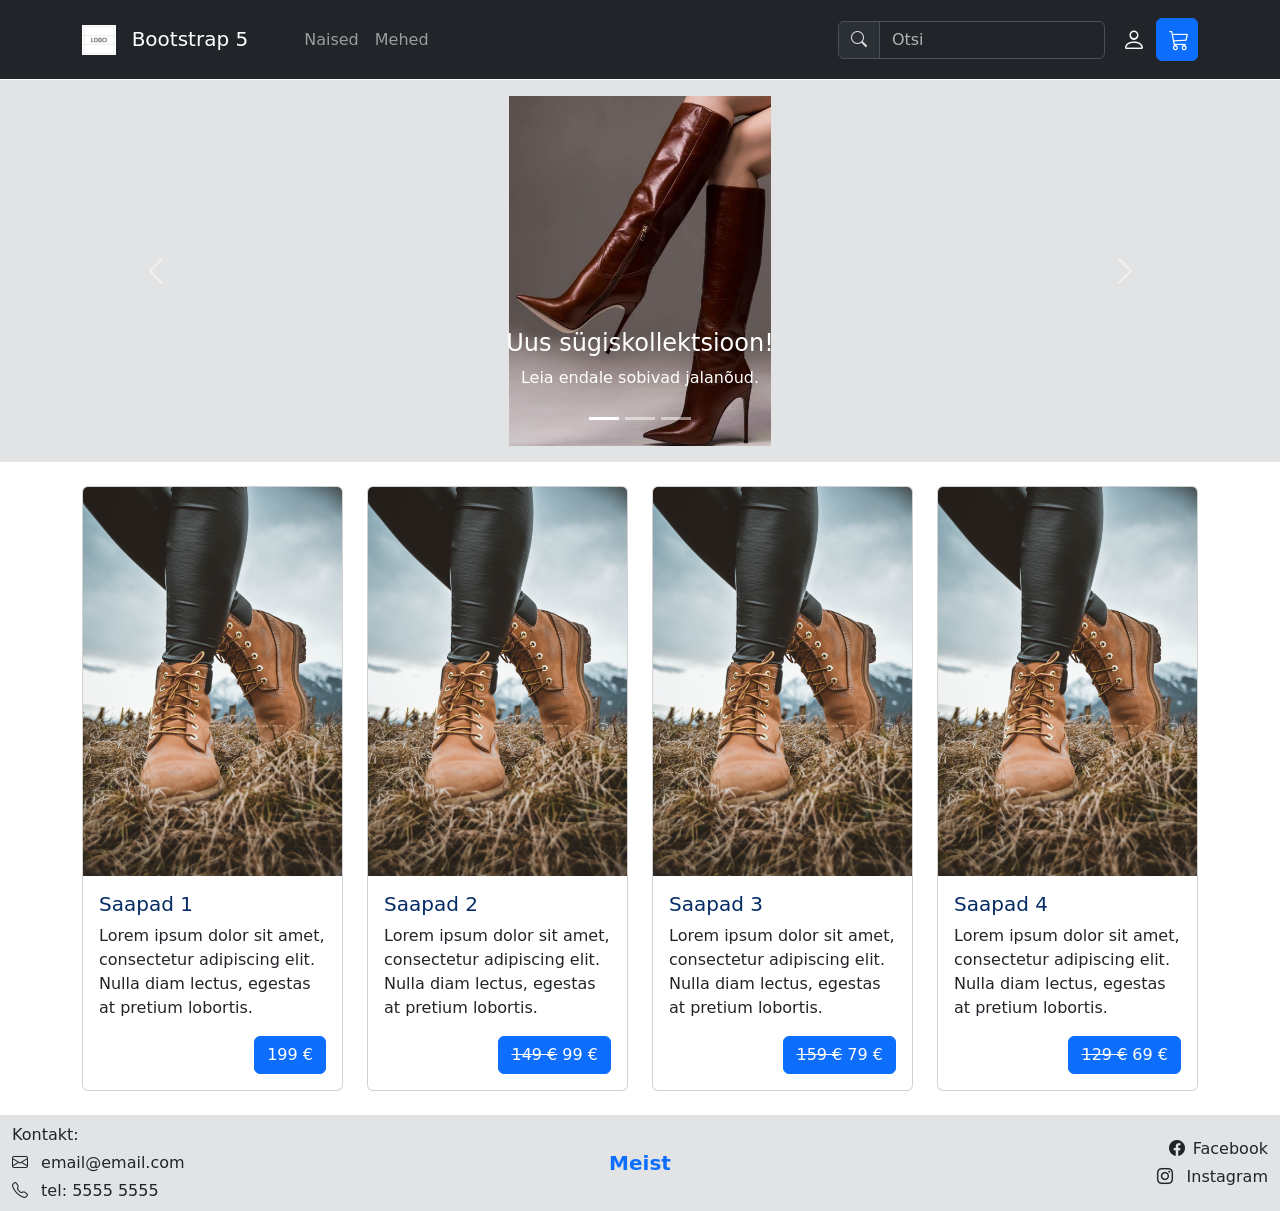
<file: index.html>
<!doctype html>
<html lang="et">

<head>
  <meta charset="utf-8">
  <meta name="viewport" content="width=device-width, initial-scale=1">
  <meta name="description" content="Bootstrapi juhend">
  <meta name="author" content="">
  <title>Bootstrap5_esileht</title>
  <!--Bootstrap CSS-->
  <link href="https://cdn.jsdelivr.net/npm/bootstrap@5.3.3/dist/css/bootstrap.min.css" rel="stylesheet"
    integrity="sha384-QWTKZyjpPEjISv5WaRU9OFeRpok6YctnYmDr5pNlyT2bRjXh0JMhjY6hW+ALEwIH" crossorigin="anonymous">
  <!--Bootstrap ikoonid-->
  <link href="https://cdn.jsdelivr.net/npm/bootstrap-icons@1.9.1/font/bootstrap-icons.css" rel="stylesheet">
  <!--minu CSS-->
  <link rel="stylesheet" href="custom.css">
</head>

<body>
  <!-- =====================================
   NAVIGATSIOONIRIBA navbar
   ========================================= -->
  <nav class="navbar navbar-expand-lg bg-dark py-3 fixed-top" data-bs-theme="dark">

    <div class="container">

      <!-- Hamburgeri menüü -->
      <button class="navbar-toggler" type="button" data-bs-toggle="collapse" data-bs-target="#navbarSupportedContent"
        aria-controls="navbarSupportedContent" aria-expanded="false" aria-label="Toggle navigation">
        <span class="navbar-toggler-icon"></span>
      </button>

      <!-- Brand ja logo pilt -->
      <a class="navbar-brand me-5" href="#">
        <img src="logo_mr.png" alt="logo" height="30" class="me-3">Bootstrap 5</a>


      <!-- --------------------------------------------- 
     Peidetavad elemendid väikestel ekraanidel
     --------------------------------------------- -->
      <div class="collapse navbar-collapse" id="navbarSupportedContent">

        <ul class="navbar-nav me-auto">

          <!-- Naised menüü -->
          <li class="nav-item dropdown">
            <a class="nav-link dropdown" href="#" id="navbarDropdown" role="button" data-bs-toggle="dropdown"
              aria-expanded="false">Naised</a>

            <ul class="dropdown-menu" aria-labelledby="navbarDropdown">
              <li><a class="dropdown-item" href="#">Kingad</a></li>
              <div class="dropdown-divider"></div>
              <li><a class="dropdown-item" href="#">Saapad</a></li>
            </ul>
          </li>
          <!-- Mehed menüü -->
          <li class="nav-item dropdown">
            <a class="nav-link dropdown" href="#" id="navbarDropdown" role="button" data-bs-toggle="dropdown"
              aria-expanded="false">Mehed</a>
            <ul class="dropdown-menu" aria-labelledby="navbarDropdown">
              <li><a class="dropdown-item" href="#">Kingad</a></li>
              <div class="dropdown-divider"></div>
              <li><a class="dropdown-item" href="#">Saapad</a></li>
            </ul>
          </li>
        </ul>

        <!--Otsingu vorm: form -->
        <form class="d-flex me-1">
          <div class="input-group">
            <div class="input-group-text"><span class="bi bi-search mb-2"></span></div>
            <input class="form-control" type="search" placeholder="Otsi" aria-label="Search">
          </div>
        </form>
      </div>
      <div class="float-end">
        <!-- ------------ -->


        <!--Login ikoon-->
        <button class="btn btn-link text-light" type="submit"><span class="bi bi-person"></span></button>

        <!--Ostukorvi ikoon-->
        <a class="btn btn-primary" href="ostukorv.html" type="submit"><span class="bi bi-cart3"></span></button></a>

      </div>
    </div>

  </nav>

  <!-- =====================================
     PILDIKARUSELL / CAROUSEL: https://getbootstrap.com/docs/5.3/components/carousel/?utm_source=chatgpt.com
     ===================================== -->
  <!--Tee ise (yl3.2): siia konteinerisse lisa pildikarusell-->
 
  <div class="container-fluid bg-secondary-subtle py-3 mb-4">

    <!-- Karussell jääb lehe keskele -->
    <div class="container">
      <div class="row">
        <div id="mainCarousel" class="carousel slide" data-bs-ride="carousel">

          <!-- Karusselli all olevad positsiooninupud 3tk -->
          <div class="carousel-indicators">
            <button type="button" data-bs-target="#mainCarousel" data-bs-slide-to="0" class="active" aria-current="true"
              aria-label="Slaid 1">
            </button>

            <button type="button" data-bs-target="#mainCarousel" data-bs-slide-to="1" aria-label="Slaid 2">
            </button>

            <button type="button" data-bs-target="#mainCarousel" data-bs-slide-to="2" aria-label="Slaid 3">
            </button>
          </div>


          <!-- Karusselli pildid -->
          <div class="carousel-inner">

            <!-- 1_Esimene pilt, peab olema class="active" -->
            <div class="carousel-item active">
              <img src="img/carousel1.png" class="d-block w-100" alt="Kontsaga Saapad">

              <!--
        Tekst kuvatakse ainult >= lg ekraanidel.
        d-none = vaikimisi peidetud
        d-lg-block = lg ekraanist alates nähtav -->
              <div class="carousel-caption d-none d-lg-block">
                <h4>Uus sügiskollektsioon!</h4>
                <p>Leia endale sobivad jalanõud.</p>
              </div>
            </div>

            <!-- 2_Teine pilt -->
            <div class="carousel-item">
              <img src="img/carousel2.png" class="d-block w-100" alt="Saapad">
            </div>


            <!-- 3_Kolmas pilt -->
            <div class="carousel-item">
              <img src="img/carousel3.png" class="d-block w-100" alt="Jalanõud">
            </div>

          </div>

          <!-- Eelmise pildi nupp -->
          <button class="carousel-control-prev" type="button" data-bs-target="#mainCarousel" data-bs-slide="prev">

            <span class="carousel-control-prev-icon" aria-hidden="true"></span>

            <span class="visually-hidden">Eelmine</span>
          </button>


          <!-- Järgmise pildi nupp -->
          <button class="carousel-control-next" type="button" data-bs-target="#mainCarousel" data-bs-slide="next">

            <span class="carousel-control-next-icon" aria-hidden="true"></span>

            <span class="visually-hidden">Järgmine</span>
          </button>

        </div>
      </div>
    </div>
  </div>


    <!--Tooted avalehel kaartidena-->
    <div class="container overflow-hidden mb-4">
      <div class="row g-4 justify-content-center">

        <div class="col-xl-3 col-md-6">
          <!-- mr: nt keskmise ja väiksema ekraani korral võta selle veeru jaoks 50% reast ehk 6/12-->
          <div class="card">
            <img src="stephan-seeber-NzAfGi8XuA4-unsplash.jpg" class="card-img-top" alt="pilt">
            <div class="card-body">
              <h5 class="card-title text-primary-emphasis">Saapad 1</h5>
              <p class="card-text">Lorem ipsum dolor sit amet, consectetur adipiscing elit. Nulla diam lectus, egestas
                at
                pretium lobortis.</p>
              <a href="toode.html" class="btn btn-primary float-end">199 €</a>
            </div>
          </div>
        </div>

        <div class="col-xl-3 col-md-6">
          <div class="card">
            <img src="stephan-seeber-NzAfGi8XuA4-unsplash.jpg" class="card-img-top" alt="pilt">
            <div class="card-body">
              <h5 class="card-title text-primary-emphasis">Saapad 2</h5>
              <p class="card-text">Lorem ipsum dolor sit amet, consectetur adipiscing elit. Nulla diam lectus, egestas
                at
                pretium lobortis.</p>
              <a href="#" class="btn btn-primary float-end"><s>149 €</s> 99 € </a>
            </div>
          </div>
        </div>
        <div class="col-xl-3 col-md-6">
          <div class="card">
            <img src="stephan-seeber-NzAfGi8XuA4-unsplash.jpg" class="card-img-top" alt="pilt">
            <div class="card-body">
              <h5 class="card-title text-primary-emphasis">Saapad 3</h5>
              <p class="card-text">Lorem ipsum dolor sit amet, consectetur adipiscing elit. Nulla diam lectus, egestas
                at
                pretium lobortis.</p>
              <a href="#" class="btn btn-primary float-end"><s>159 €</s> 79 €</a>
            </div>
          </div>
        </div>
        <div class="col-xl-3  col-md-6">
          <div class="card">
            <img src="stephan-seeber-NzAfGi8XuA4-unsplash.jpg" class="card-img-top" alt="pilt">
            <div class="card-body">
              <h5 class="card-title text-primary-emphasis">Saapad 4</h5>
              <p class="card-text">Lorem ipsum dolor sit amet, consectetur adipiscing elit. Nulla diam lectus, egestas
                at
                pretium lobortis.</p>
              <a href="#" class="btn btn-primary float-end"><s>129 €</s> 69 €</a>
            </div>
          </div>
        </div>
      </div>
    </div>

    <!-- ======
   JALUS
   =========== -->
    <!--Tee ise: kujunda siia korrektne jalus - lisa kontaktid ja sotsiaalvõrgustike lingid ikoonidega.-->
    <footer class="footer bg-secondary-subtle py-2 mt-auto">
      <div class="container-fluid">
        <div class="row align-items-center">

          <!-- Kontaktid vasakule äärde  -->
          <div class="col-4">
            <p class="mb-1">Kontakt:</p>
            <!-- email lingiga: -->
            <p class="mb-1">
              <i class="bi bi-envelope me-2"></i>
              <a href="mailto:email@email.com" class="text-dark text-decoration-none">email@email.com</a>
            </p>
            <!-- telefon -->
            <p class="mb-0">
              <i class="bi bi-telephone me-2"></i>
              <a class="text-dark text-decoration-none"> tel: 5555 5555</a>
            </p>
          </div>

          <!-- 'Meie' link keskel -->
          <div class="col-4 text-center">
            <a href="meie.html" class="text-primary text-decoration-none fw-semibold fs-5">Meist</a>
          </div>


          <!-- Sots.meedia ikoonid paremale lingina -->
          <div class="col-4 text-end">
            <p class="mb-1">
              <a href="#" class="text-dark text-decoration-none">
                <i class="bi bi-facebook me-2"></i>Facebook</a>
            </p>
            <p class="mb-0">
              <a href="#" class="text-dark text-decoration-none">
                <i class="bi bi-instagram me-2"></i> Instagram </a>
            </p>
          </div>
        </div>
      </div>
    </footer>

    <!--Jätta Popper ja JavaScript body lõppu-->
    <!--Popper.js-->
    <script src="https://cdn.jsdelivr.net/npm/@popperjs/core@2.11.8/dist/umd/popper.min.js"
      integrity="sha384-I7E8VVD/ismYTF4hNIPjVp/Zjvgyol6VFvRkX/vR+Vc4jQkC+hVqc2pM8ODewa9r"
      crossorigin="anonymous"></script>

    <!--Bootstrap.js-->
    <script src="https://cdn.jsdelivr.net/npm/bootstrap@5.3.3/dist/js/bootstrap.min.js"
      integrity="sha384-0pUGZvbkm6XF6gxjEnlmuGrJXVbNuzT9qBBavbLwCsOGabYfZo0T0to5eqruptLy"
      crossorigin="anonymous"></script>

</body>

</html>
</file>
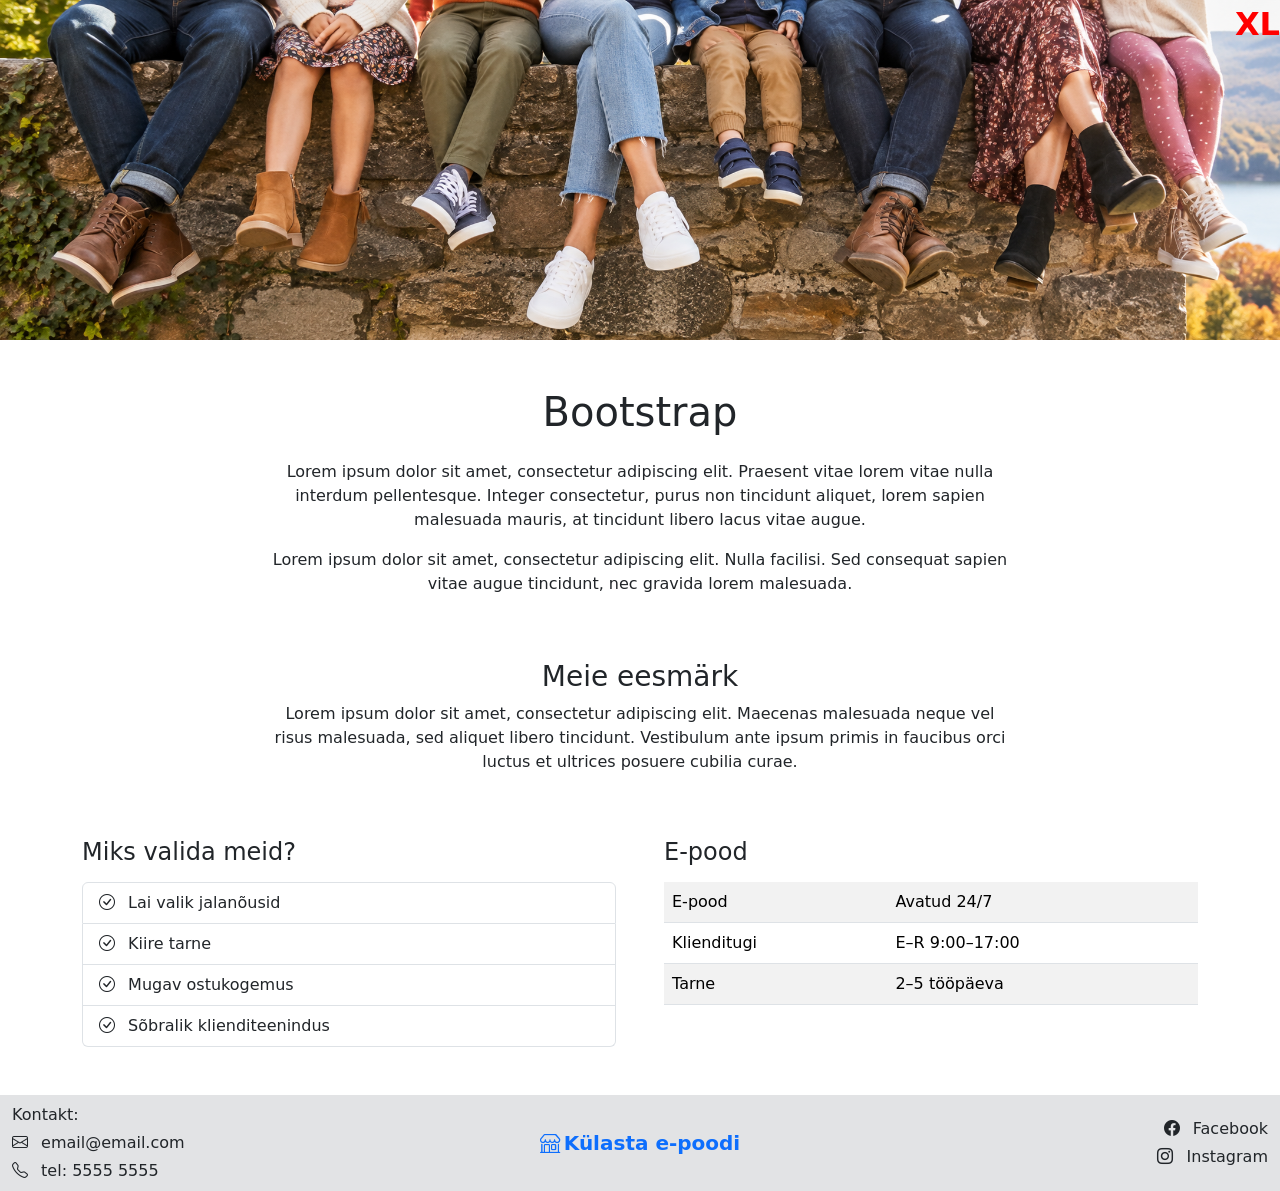
<file: meie.html>
<!doctype html>
<html lang="et">

<head>
  <meta charset="utf-8">
  <meta name="viewport" content="width=device-width, initial-scale=1">

  <title>Meist</title>
  <!-- Bootstrap CSS -->
  <link href="https://cdn.jsdelivr.net/npm/bootstrap@5.3.3/dist/css/bootstrap.min.css"
    rel="stylesheet">

  <!-- Bootstrap ikoonid -->
  <link href="https://cdn.jsdelivr.net/npm/bootstrap-icons@1.9.1/font/bootstrap-icons.css"
    rel="stylesheet">

  <!-- Minu CSS -->
  <link rel="stylesheet" href="custom.css">
</head>



<body class="meie-leht d-flex flex-column min-vh-100">

  <!-- =====================================
       BANNER
       ===================================== -->
  <div class="container-fluid px-0">
    <img src="img/banner.png"
      class="img-fluid w-100"
      alt="Meie banner">
  </div>


  <!-- =====================================
       MEIST sisutekst
       ===================================== -->
  <main class="container my-5">

    <!-- Sissejuhatus -->
    <div class="row mb-5">
      <div class="col-lg-8 mx-auto text-center">
        <h1 class="mb-4">Bootstrap</h1>
        <p>
          Lorem ipsum dolor sit amet, consectetur adipiscing elit.
          Praesent vitae lorem vitae nulla interdum pellentesque.
          Integer consectetur, purus non tincidunt aliquet, lorem
          sapien malesuada mauris, at tincidunt libero lacus vitae
          augue.
        </p>
        <p>
          Lorem ipsum dolor sit amet, consectetur adipiscing elit.
          Nulla facilisi. Sed consequat sapien vitae augue tincidunt,
          nec gravida lorem malesuada.
        </p>
      </div>
    </div>

    <!-- Meie eesmärk tekst -->
    <div class="row my-5">
      <div class="col-lg-8 mx-auto text-center">
        <h3>Meie eesmärk</h3>
        <p>
          Lorem ipsum dolor sit amet, consectetur adipiscing elit.
          Maecenas malesuada neque vel risus malesuada, sed aliquet
          libero tincidunt. Vestibulum ante ipsum primis in faucibus
          orci luctus et ultrices posuere cubilia curae.
        </p>
      </div>
    </div>


    <div class="row g-5">
      <!-- =====================================
           BOOTSTRAP ELEMENT 1: LIST GROUP
           ===================================== -->
      <div class="col-lg-6">

        <h4 class="mb-3">Miks valida meid?</h4>

        <ul class="list-group">

          <li class="list-group-item">
            <i class="bi bi-check-circle me-2"></i>
            Lai valik jalanõusid
          </li>

          <li class="list-group-item">
            <i class="bi bi-check-circle me-2"></i>
            Kiire tarne
          </li>

          <li class="list-group-item">
            <i class="bi bi-check-circle me-2"></i>
            Mugav ostukogemus
          </li>

          <li class="list-group-item">
            <i class="bi bi-check-circle me-2"></i>
            Sõbralik klienditeenindus
          </li>

        </ul>

      </div>


      <!-- =====================================
           BOOTSTRAP ELEMENT 2: TABLE
           ===================================== -->
      <div class="col-lg-6">

        <h4 class="mb-3">E-pood</h4>

        <div class="table-responsive">

          <table class="table table-striped table-hover">

            <!--
            <thead>
              <tr>
                <th>Teenus</th>
                <th>Info</th>
              </tr>
            </thead> -->

            <tbody>

              <tr>
                <td>E-pood</td>
                <td>Avatud 24/7</td>
              </tr>

              <tr>
                <td>Klienditugi</td>
                <td>E–R 9:00–17:00</td>
              </tr>

              <tr>
                <td>Tarne</td>
                <td>2–5 tööpäeva</td>
              </tr>
            </tbody>
          </table>

        </div>
      </div>
    </div>

  </main>

  <!-- =====================================
       JALUS
       ===================================== -->
  <footer class="footer bg-secondary-subtle py-2 mt-auto">

    <div class="container-fluid">

      <div class="row align-items-center">

        <!-- Kontaktid vasakul -->
        <div class="col-4">

          <p class="mb-1">Kontakt:</p>

          <p class="mb-1">
            <i class="bi bi-envelope me-2"></i>

            <a href="mailto:email@email.com"
              class="text-dark text-decoration-none">
              email@email.com
            </a>
          </p>

          <p class="mb-0">
            <i class="bi bi-telephone me-2"></i>

            <a class="text-dark text-decoration-none">
              tel: 5555 5555
            </a>
          </p>

        </div>

        <!-- Link e-poodi keskel -->
        <div class="col-4 text-center">

          <a href="index.html"
            class="text-primary text-decoration-none fw-semibold fs-5 ">
            <i class="bi bi-shop me-2"></i>Külasta e-poodi</a>
        </div>


        <!-- Sotsiaalmeedia paremal -->
        <div class="col-4 text-end">

          <p class="mb-1">

            <a href="#"
              class="text-dark text-decoration-none">

              <i class="bi bi-facebook me-2"></i>
              Facebook

            </a>

          </p>

          <p class="mb-0">

            <a href="#"
              class="text-dark text-decoration-none">

              <i class="bi bi-instagram me-2"></i>
              Instagram

            </a>

          </p>

        </div>

      </div>

    </div>

  </footer>


  <!-- Bootstrap JavaScript -->
  <script src="https://cdn.jsdelivr.net/npm/bootstrap@5.3.3/dist/js/bootstrap.bundle.min.js">
  </script>

</body>

</html>
</file>
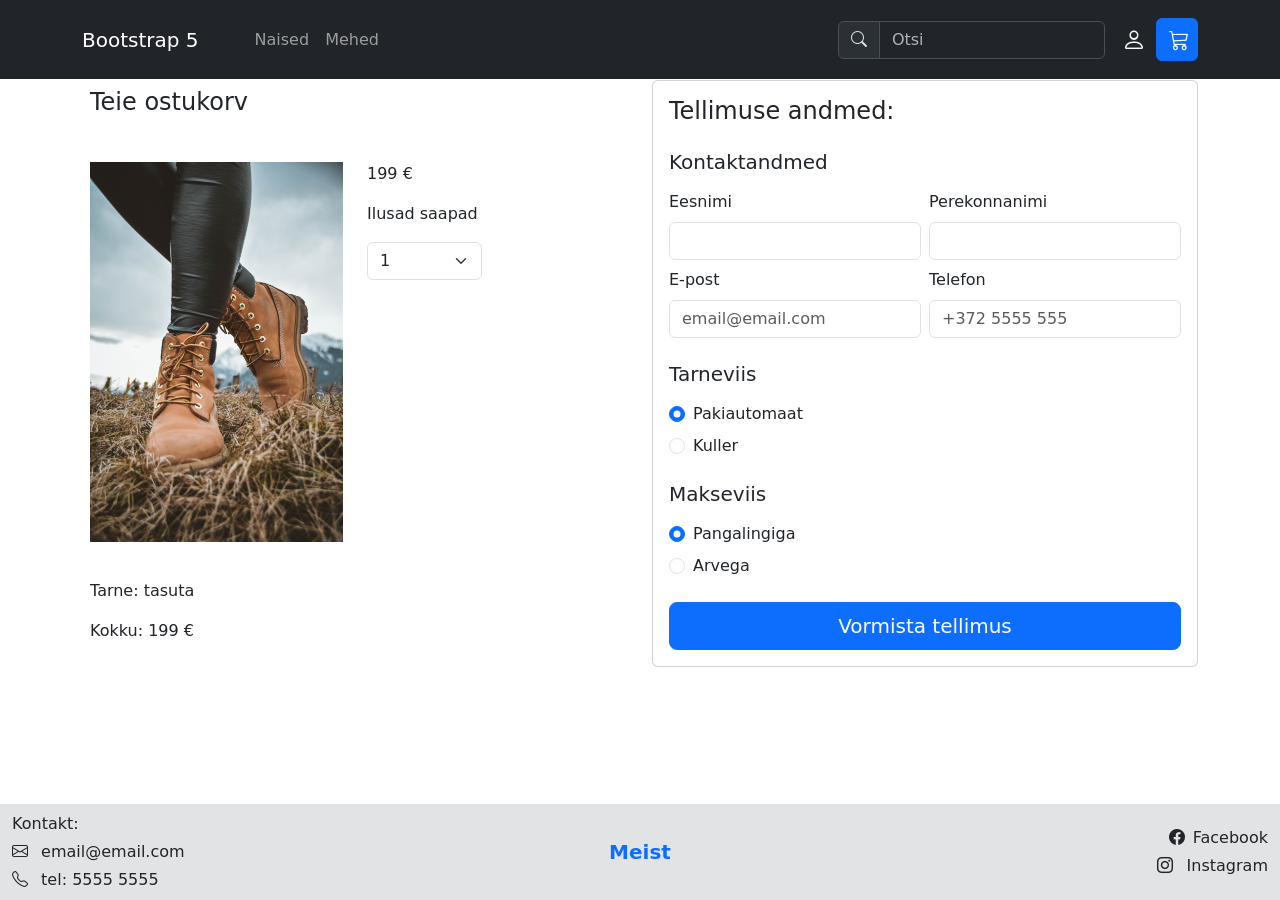
<file: ostukorv.html>
<!doctype html>
<html lang="et">

<head>
  <meta charset="utf-8">
  <meta name="viewport" content="width=device-width, initial-scale=1">
  <meta name="description" content="Bootstrapi juhend">
  <meta name="author" content="">
  <title>Bootstrap5_ostukorv</title>
  <!--Bootstrap CSS-->
  <link href="https://cdn.jsdelivr.net/npm/bootstrap@5.3.3/dist/css/bootstrap.min.css" rel="stylesheet"
    integrity="sha384-QWTKZyjpPEjISv5WaRU9OFeRpok6YctnYmDr5pNlyT2bRjXh0JMhjY6hW+ALEwIH" crossorigin="anonymous">
  <!--Bootstrap ikoonid-->
  <link href="https://cdn.jsdelivr.net/npm/bootstrap-icons@1.9.1/font/bootstrap-icons.css" rel="stylesheet">
  <!--minu CSS-->
  <link rel="stylesheet" href="custom.css">

</head>

<body class="d-flex flex-column min-vh-100">
  <!-- Navigatsioon --->
  <nav class="navbar navbar-expand-lg bg-dark py-3 fixed-top" data-bs-theme="dark">

    <div class="container">
      <button class="navbar-toggler" type="button" data-bs-toggle="collapse" data-bs-target="#navbarSupportedContent"
        aria-controls="navbarSupportedContent" aria-expanded="false" aria-label="Toggle navigation">
        <span class="navbar-toggler-icon"></span>
      </button>

      <a class="navbar-brand me-5" href="#">Bootstrap 5</a>
      <div class="collapse navbar-collapse" id="navbarSupportedContent">
        <ul class="navbar-nav me-auto">
          <li class="nav-item dropdown">
            <a class="nav-link dropdown" href="#" id="navbarDropdown" role="button" data-bs-toggle="dropdown"
              aria-expanded="false">Naised</a>
            <ul class="dropdown-menu" aria-labelledby="navbarDropdown">
              <li><a class="dropdown-item" href="#">Kingad</a></li>
              <div class="dropdown-divider"></div>
              <li><a class="dropdown-item" href="#">Saapad</a></li>
            </ul>
          </li>
          <li class="nav-item dropdown">
            <a class="nav-link dropdown" href="#" id="navbarDropdown" role="button" data-bs-toggle="dropdown"
              aria-expanded="false">Mehed</a>
            <ul class="dropdown-menu" aria-labelledby="navbarDropdown">
              <li><a class="dropdown-item" href="#">Kingad</a></li>
              <div class="dropdown-divider"></div>
              <li><a class="dropdown-item" href="#">Saapad</a></li>
            </ul>
          </li>
        </ul>

        <!--Otsi vorm -->
        <form class="d-flex me-1">
          <div class="input-group">
            <div class="input-group-text"><span class="bi bi-search mb-2"></span></div>
            <input class="form-control" type="search" placeholder="Otsi" aria-label="Search">
          </div>
        </form>
      </div>
      <div class="float-end">

        <!--Login ikoon-->
        <button class="btn btn-link text-light" type="submit"><span class="bi bi-person"></span></button>

        <!--Ostukorvi ikoon-->
        <a class="btn btn-primary" href="ostukorv.html" type="submit"><span class="bi bi-cart3"></span></button></a>
      </div>
    </div>
  </nav>
  <section>
    <div class="container">
      <div class="row">
        <div class="col-lg-6 d-flex align-items-start flex-column">
          <div class="mb-auto p-2">
            <h4>Teie ostukorv</h4>
          </div>
          <div class="mb-auto p-2 row">
            <div class="col-lg-6">
              <img src="stephan-seeber-NzAfGi8XuA4-unsplash.jpg" width="100%">
            </div>
            <div class="col-lg-3">
              <p>199 &#8364;</p>
              <p>Ilusad saapad</p>
              <select class="form-select">
                <option>0</option>
                <option selected="selected">1</option>
                <option>2</option>
                <option>3</option>
              </select>
              <br />
            </div>
          </div>
          <div class="p-2">
            <p>Tarne: tasuta</span></p>
            <p>Kokku: 199 &#8364;</span></p>
          </div>
        <!-- Panin teise maksma nupu Tellimuse andmetesse
          <div class="p-2 mx-auto">
            <a href="#" class="btn btn-primary btn-lg mb-3">Maksma</a>
          </div>
        -->

        </div>


    <!-- =====================================
     TELLIMUSE ANDMED
     ===================================== -->
        <div class="col-lg-6">
          <!--Tee ise (yl3.4): korrasta (lisa) ostukorvi vormi nii, et sellel oleks väljad kasutaja andmete jaoks, makse ja tarneviisi valik ning ostukorv oleks kujundatud järgides kasutajaliidese disaini põhimõtteid.-->

          <div class="card">
            <div class="card-body">
              <h4 class="card-title mb-4">Tellimuse andmed:</h4>

              <form>
                <!-- KASUTAJA ANDMED -->
                <h5 class="mb-3">Kontaktandmed</h5>

                <div class="row g-2">
                  <!-- Eesnimi -->
                  <div class="col-md-6">
                    <label for="eesnimi" class="form-label">Eesnimi</label>
                    <input type="text" class="form-control" id="eesnimi" required>
                  </div>

                  <!-- Perekonnanimi -->
                  <div class="col-md-6">
                    <label for="perenimi" class="form-label">Perekonnanimi</label>
                    <input type="text" class="form-control" id="perenimi" required>
                  </div>

                  <!-- E-post -->
                  <div class="col-md-6">
                    <label for="email" class="form-label">E-post</label>
                    <input type="email" class="form-control" id="email" placeholder="email@email.com" required>
                  </div>

                  <!-- Telefon -->
                  <div class="col-md-6">
                    <label for="telefon" class="form-label">Telefon</label>
                    <input type="tel" class="form-control" id="telefon" placeholder="+372 5555 555" required>
                  </div>

                </div>

                <!-- TARNEVIIS -->
                <h5 class="mt-4 mb-3">Tarneviis</h5>

                <div class="form-check mb-2">
                  <input class="form-check-input" type="radio" name="tarne" id="pakiautomaat" checked>

                  <label class="form-check-label" for="pakiautomaat">
                    Pakiautomaat
                  </label>
                </div>

                <div class="form-check">
                  <input class="form-check-input" type="radio" name="tarne" id="kuller">

                  <label class="form-check-label" for="kuller">
                    Kuller
                  </label>
                </div>


                <!-- MAKSEVIIS -->
                <h5 class="mt-4 mb-3">Makseviis</h5>

                <div class="form-check mb-2">
                  <input class="form-check-input" type="radio" name="makse" id="pangalink" checked>

                  <label class="form-check-label" for="pangalink">
                    Pangalingiga
                  </label>
                </div>

                <div class="form-check mb-4">
                  <input class="form-check-input" type="radio" name="makse" id="arve">

                  <label class="form-check-label" for="kaart">
                    Arvega
                  </label>
                </div>

                <!-- 'Vormista tellimus' button -->
                <button type="submit" class="btn btn-primary btn-lg w-100">
                  Vormista tellimus
                </button>

              </form>

            </div>
          </div>
        </div>
  </section>


 <!-- ======
   JALUS
   =========== -->
    <!--Tee ise: kujunda siia korrektne jalus - lisa kontaktid ja sotsiaalvõrgustike lingid ikoonidega.-->
    <footer class="footer bg-secondary-subtle py-2 mt-auto">
      <div class="container-fluid">
        <div class="row align-items-center">

          <!-- KOntaktid vasakule äärde  -->
          <div class="col-4">
            <p class="mb-1">Kontakt:</p>
            <!-- email lingiga: -->
            <p class="mb-1">
              <i class="bi bi-envelope me-2"></i>
              <a href="mailto:email@email.com" class="text-dark text-decoration-none">email@email.com</a>
            </p>
            <!-- telefon -->
            <p class="mb-0">
              <i class="bi bi-telephone me-2"></i>
              <a class="text-dark text-decoration-none"> tel: 5555 5555</a>
            </p>
          </div>

          <!-- Meie link keskel -->
      <div class="col-4 text-center">
        <a href="meie.html" class="text-primary text-decoration-none fw-semibold fs-5">Meist</a></div>


          <!-- Sots.meedia ikoonid paremale lingina -->
          <div class="col-4 text-end">
            <p class="mb-1">
              <a href="#" class="text-dark text-decoration-none">
                <i class="bi bi-facebook me-2"></i>Facebook</a>
            </p>
            <p class="mb-0">
              <a href="#" class="text-dark text-decoration-none">
                <i class="bi bi-instagram me-2"></i> Instagram </a>
            </p>
          </div>
        </div>
      </div>
    </footer>

  <!--Popper.js-->
  <script src="https://cdn.jsdelivr.net/npm/@popperjs/core@2.11.8/dist/umd/popper.min.js"
    integrity="sha384-I7E8VVD/ismYTF4hNIPjVp/Zjvgyol6VFvRkX/vR+Vc4jQkC+hVqc2pM8ODewa9r"
    crossorigin="anonymous"></script>

  <!--Bootstrap.js-->
  <script src="https://cdn.jsdelivr.net/npm/bootstrap@5.3.3/dist/js/bootstrap.min.js"
    integrity="sha384-0pUGZvbkm6XF6gxjEnlmuGrJXVbNuzT9qBBavbLwCsOGabYfZo0T0to5eqruptLy"
    crossorigin="anonymous"></script>
</body>

</html>
</file>
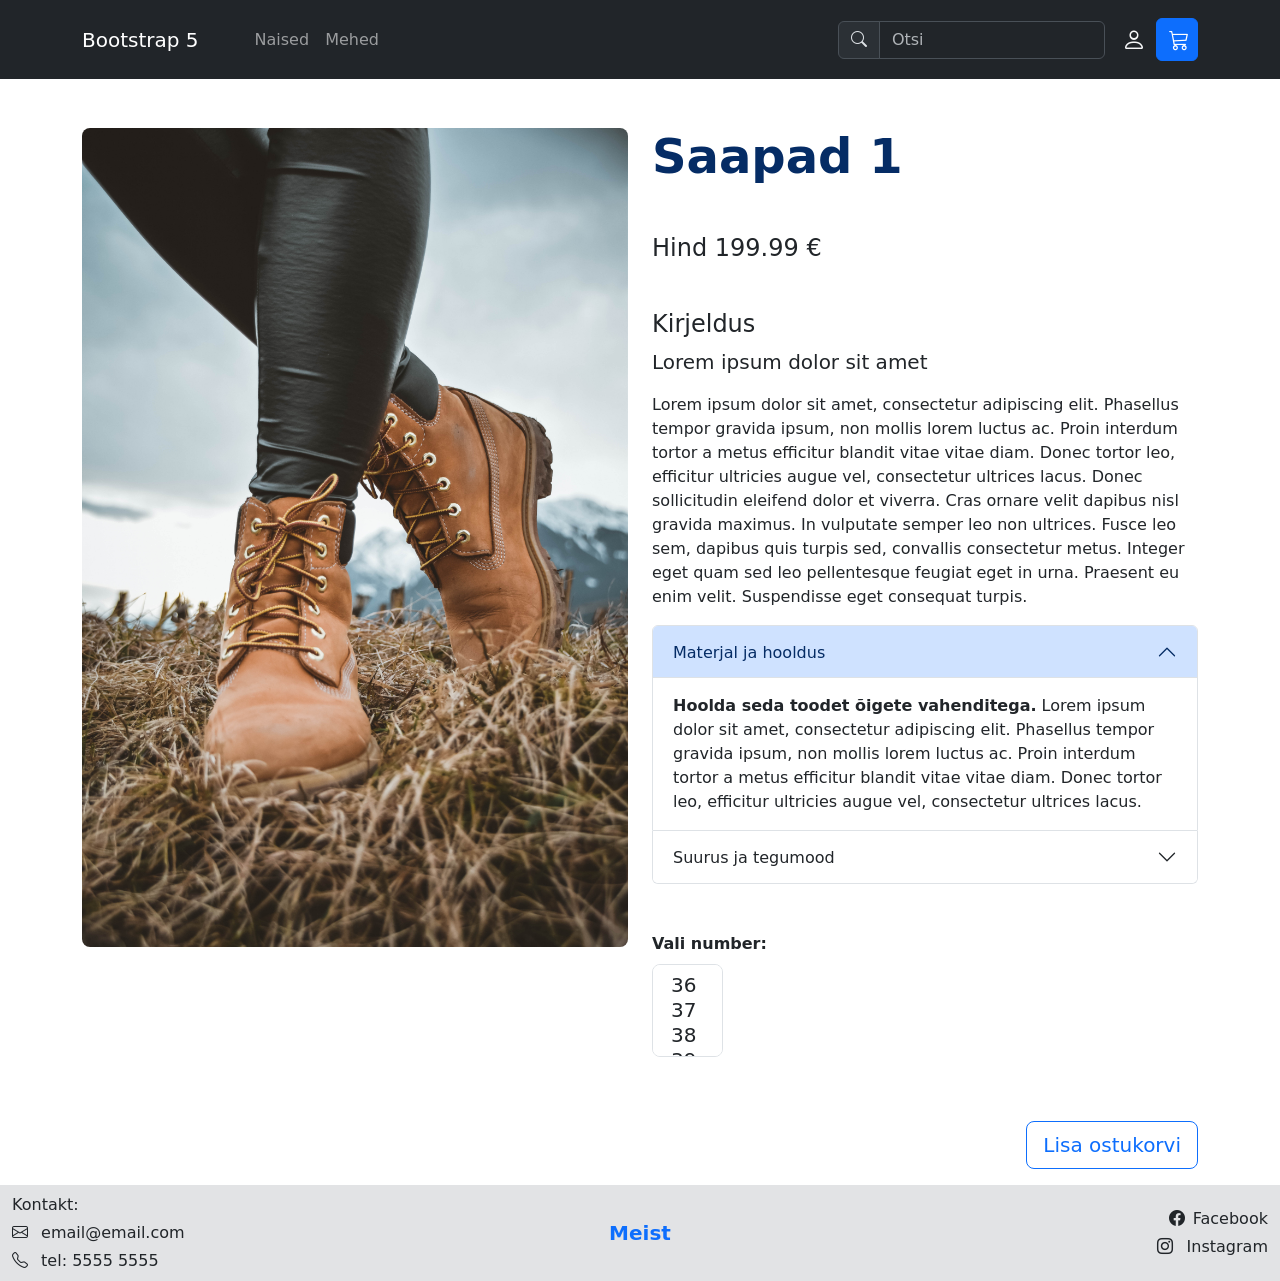
<file: toode.html>
<!doctype html>
<html lang="et">

<head>
  <meta charset="utf-8">
  <meta name="viewport" content="width=device-width, initial-scale=1">
  <meta name="description" content="Bootstrapi juhend">
  <meta name="author" content="">
  <title>Bootstrap5_toode</title>
  <!--Bootstrap CSS-->
  <link href="https://cdn.jsdelivr.net/npm/bootstrap@5.3.3/dist/css/bootstrap.min.css" rel="stylesheet"
    integrity="sha384-QWTKZyjpPEjISv5WaRU9OFeRpok6YctnYmDr5pNlyT2bRjXh0JMhjY6hW+ALEwIH" crossorigin="anonymous">
  <!--Bootstrap ikoonid-->
  <link href="https://cdn.jsdelivr.net/npm/bootstrap-icons@1.9.1/font/bootstrap-icons.css" rel="stylesheet">
  <!--minu CSS-->
  <link rel="stylesheet" href="custom.css">
 
</head>

<body>
<!-- Navigatsioon --->
  <nav class="navbar navbar-expand-lg bg-dark py-3 fixed-top" data-bs-theme="dark">
    <div class="container">
      <button class="navbar-toggler" type="button" data-bs-toggle="collapse" data-bs-target="#navbarSupportedContent"
        aria-controls="navbarSupportedContent" aria-expanded="false" aria-label="Toggle navigation">
        <span class="navbar-toggler-icon"></span>
      </button>
      <a class="navbar-brand me-5" href="#">Bootstrap 5</a>
      <div class="collapse navbar-collapse" id="navbarSupportedContent">
        <ul class="navbar-nav me-auto">
          <li class="nav-item dropdown">
            <a class="nav-link dropdown" href="#" id="navbarDropdown" role="button" data-bs-toggle="dropdown"
              aria-expanded="false">Naised</a>
            <ul class="dropdown-menu" aria-labelledby="navbarDropdown">
              <li><a class="dropdown-item" href="#">Kingad</a></li>
              <div class="dropdown-divider"></div>
              <li><a class="dropdown-item" href="#">Saapad</a></li>
            </ul>
          </li>
          <li class="nav-item dropdown">
            <a class="nav-link dropdown" href="#" id="navbarDropdown" role="button" data-bs-toggle="dropdown"
              aria-expanded="false">Mehed</a>
            <ul class="dropdown-menu" aria-labelledby="navbarDropdown">
              <li><a class="dropdown-item" href="#">Kingad</a></li>
              <div class="dropdown-divider"></div>
              <li><a class="dropdown-item" href="#">Saapad</a></li>
            </ul>
          </li>
        </ul>
       
	   <!--Otsi vorm -->
        <form class="d-flex me-1">
          <div class="input-group">
            <div class="input-group-text"><span class="bi bi-search mb-2"></span></div>
            <input class="form-control" type="search" placeholder="Otsi" aria-label="Search">
          </div>
        </form>
      </div>
      <div class="float-end">
      
	  <!--Login ikoon-->
        <button class="btn btn-link text-light" type="submit"><span class="bi bi-person"></span></button>
      
	  <!--Ostukorvi ikoon-->
        <a class="btn btn-primary" href="ostukorv.html" type="submit"><span class="bi bi-cart3"></span></button></a>
      </div>
    </div>
  </nav>
  <section>
    <div class="container">
      <div class="row mt-5">
        <div class="col-lg-6"><img src="stephan-seeber-NzAfGi8XuA4-unsplash.jpg" class="img-fluid rounded-3"
            alt="saapad" /></div>
        <div class="col-lg-6">
          <h1 class="display-5 fw-semibold text-primary-emphasis">Saapad 1</h1>
          <h4 class="mt-5 text">Hind 199.99 &#8364;</h4>
          <h4 class="mt-5">Kirjeldus</h4>
          <p class="my-2 fs-5 fw-light">Lorem ipsum dolor sit amet</p>
          <p class="mt-3">Lorem ipsum dolor sit amet, consectetur adipiscing elit. Phasellus tempor gravida ipsum, non
            mollis lorem luctus ac. Proin interdum tortor a metus efficitur blandit vitae vitae diam. Donec tortor leo,
            efficitur ultricies augue vel, consectetur ultrices lacus. Donec sollicitudin eleifend dolor et viverra.
            Cras ornare velit dapibus nisl gravida maximus. In vulputate semper leo non ultrices. Fusce leo sem, dapibus
            quis turpis sed, convallis consectetur metus. Integer eget quam sed leo pellentesque feugiat eget in urna.
            Praesent eu enim velit. Suspendisse eget consequat turpis.</p>


            <!-- Akordion -->
          <div class="accordion" id="accordionExample">
            <div class="accordion-item">
              <h2 class="accordion-header">
                <button class="accordion-button" type="button" data-bs-toggle="collapse"
                  data-bs-target="#collapseOne" aria-expanded="true" aria-controls="collapseOne">
                  Materjal ja hooldus
                </button>
              </h2>
			        <!--Tee ise (yl3_3): esimene valik peab olema lehe avamisel avatud:-->
              <div id="collapseOne" class="accordion-collapse collapse show" data-bs-parent="#accordionExample">
                <div class="accordion-body">
                  <strong>Hoolda seda toodet õigete vahenditega.</strong> Lorem ipsum dolor sit amet, consectetur
                  adipiscing elit. Phasellus tempor gravida ipsum, non mollis lorem luctus ac. Proin interdum tortor a
                  metus efficitur blandit vitae vitae diam. Donec tortor leo, efficitur ultricies augue vel, consectetur
                  ultrices lacus.
                </div>
              </div>
            </div>


            <div class="accordion-item">
              <h2 class="accordion-header">
                <button class="accordion-button collapsed" type="button" data-bs-toggle="collapse"
                  data-bs-target="#collapseTwo" aria-expanded="false" aria-controls="collapseTwo">
                  Suurus ja tegumood
                </button>
              </h2>
              <div id="collapseTwo" class="accordion-collapse collapse" data-bs-parent="#accordionExample">
                <div class="accordion-body">
                  <strong>Väiksem suurus, osta suurem number.</strong> Lorem ipsum dolor sit amet, consectetur
                  adipiscing elit. Phasellus tempor gravida ipsum, non mollis lorem luctus ac. Proin interdum tortor a
                  metus efficitur blandit vitae vitae diam. Donec tortor leo, efficitur ultricies augue vel, consectetur
                  ultrices lacus.
                </div>
              </div>
            </div>
          </div>

          <!-- Form: suuruse valimine -->
          <div class="form row my-5">
            <div class="col-2">
              <label for="jalanr" class="form-label fw-semibold text-nowrap">Vali number:</label>
              <select class="form-select form-select-lg" size="3" id="jalanr" name="jalanumber">
                <option>36</option>
                <option>37</option>
                <option>38</option>
                <option>39</option>
                <option>40</option>
                <option>41</option>
              </select>
            </div>
          </div>
          
		  <!--Ostukorvi lisamise nupp lingina-->
          <a class="btn btn-outline-primary btn-lg my-3 float-end" href="ostukorv.html" role="button">Lisa ostukorvi</a>
        
		</div>
      </div>
    </div>
    </div>
  </section>
  
  <!-- ======
   JALUS
   =========== -->
    <!--Tee ise: kujunda siia korrektne jalus - lisa kontaktid ja sotsiaalvõrgustike lingid ikoonidega.-->
    <footer class="footer bg-secondary-subtle py-2 mt-auto">
      <div class="container-fluid">
        <div class="row align-items-center">

          <!-- KOntaktid vasakule äärde  -->
          <div class="col-4">
            <p class="mb-1">Kontakt:</p>
            <!-- email lingiga: -->
            <p class="mb-1">
              <i class="bi bi-envelope me-2"></i>
              <a href="mailto:email@email.com" class="text-dark text-decoration-none">email@email.com</a>
            </p>
            <!-- telefon -->
            <p class="mb-0">
              <i class="bi bi-telephone me-2"></i>
              <a class="text-dark text-decoration-none"> tel: 5555 5555</a>
            </p>
          </div>

          <!-- Meie link keskel -->
      <div class="col-4 text-center">
        <a href="meie.html" class="text-primary text-decoration-none fw-semibold fs-5">Meist</a></div>


          <!-- Sots.meedia ikoonid paremale lingina -->
          <div class="col-4 text-end">
            <p class="mb-1">
              <a href="#" class="text-dark text-decoration-none">
                <i class="bi bi-facebook me-2"></i>Facebook</a>
            </p>
            <p class="mb-0">
              <a href="#" class="text-dark text-decoration-none">
                <i class="bi bi-instagram me-2"></i> Instagram </a>
            </p>
          </div>
        </div>
      </div>
    </footer>
  
  <!--Popper.js-->
  <script src="https://cdn.jsdelivr.net/npm/@popperjs/core@2.11.8/dist/umd/popper.min.js"
    integrity="sha384-I7E8VVD/ismYTF4hNIPjVp/Zjvgyol6VFvRkX/vR+Vc4jQkC+hVqc2pM8ODewa9r"
    crossorigin="anonymous"></script>

  <!--Bootstrap.js-->
  <script src="https://cdn.jsdelivr.net/npm/bootstrap@5.3.3/dist/js/bootstrap.min.js"
    integrity="sha384-0pUGZvbkm6XF6gxjEnlmuGrJXVbNuzT9qBBavbLwCsOGabYfZo0T0to5eqruptLy"
    crossorigin="anonymous"></script>
  
</body>

</html>
</file>
<file: custom.css>
/*footer {
    margin-top: 3rem;
    padding: 3rem;
}*/

/* Karusselli pildid */
.carousel-item img {
    width: 100%;
    height: 350px;
    object-fit: contain;
}

/* Fikseeritud navigatsiooniriba jaoks jäetakse lehe ülaossa ruumi */
body {
    padding-top: 80px;
}


/* Meie lehel ei ole fikseeritud navigatsiooniriba */
.meie-leht {
    padding-top: 0;
}



.bi {
    display: inline-block;
    fill: currentColor;
    width: 1rem;
    height: 1rem;
}

.bi-person {
    display: inline-block;
    fill: currentColor;
    font-size: 1.5rem;
   
}

.bi-cart3 {
    display: inline-block;
    fill: currentColor;
    font-size: 1.25rem;
}


/*---- Bootstrap ekraanisuuruse näitaja ---- */
body::before {
    content: "XS";
    color: red;
    font-size: 2rem;
    font-weight: bold;
    position: fixed;
    top: 0;
    right: 0;
}

/* SM: alates 576px */
@media (min-width: 576px) {
    body::before {
        content: "SM";
    }
}

/* MD: alates 768px */
@media (min-width: 768px) {
    body::before {
        content: "MD";
    }
}

/* LG: alates 992px */
@media (min-width: 992px) {
    body::before {
        content: "LG";
    }
}

/* XL: alates 1200px */
@media (min-width: 1200px) {
    body::before {
        content: "XL";
    }
}

/* XXL: alates 1400px */
@media (min-width: 1400px) {
    body::before {
        content: "XXL";
    }
}
</file>
